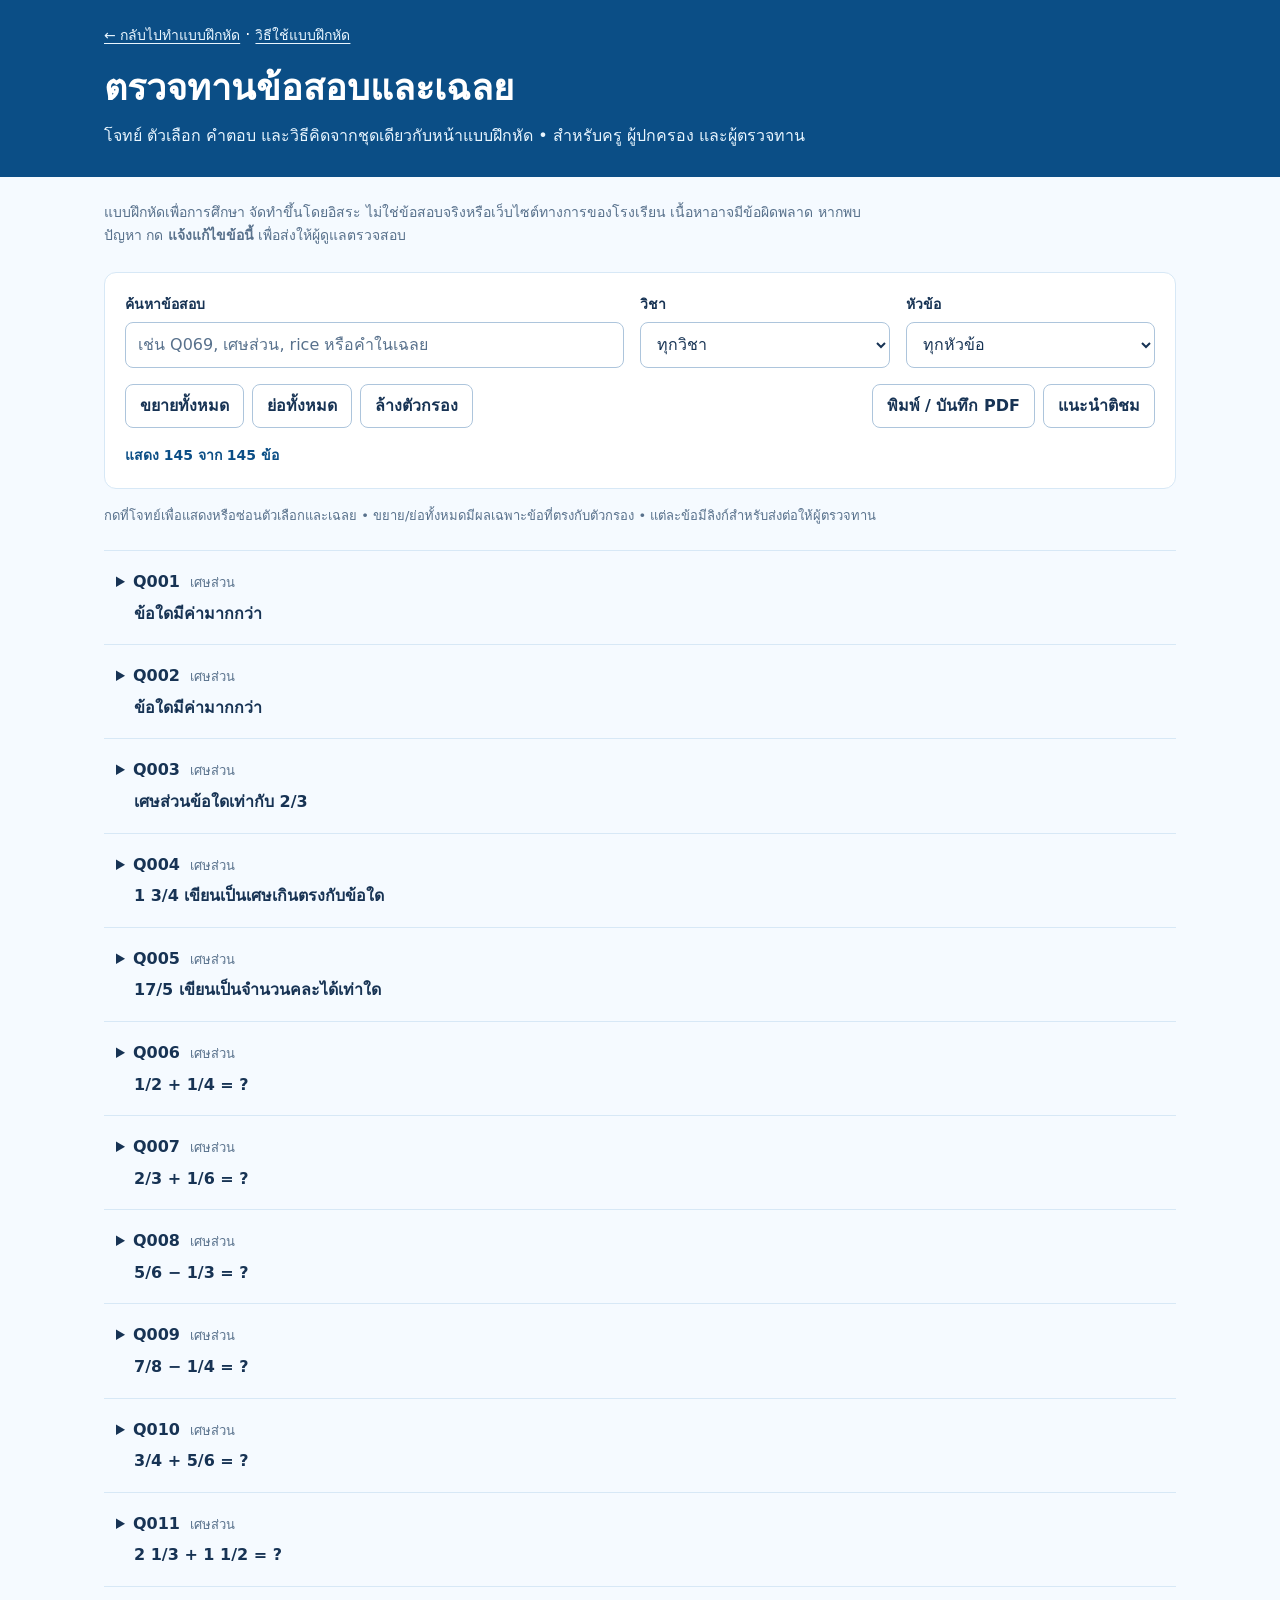
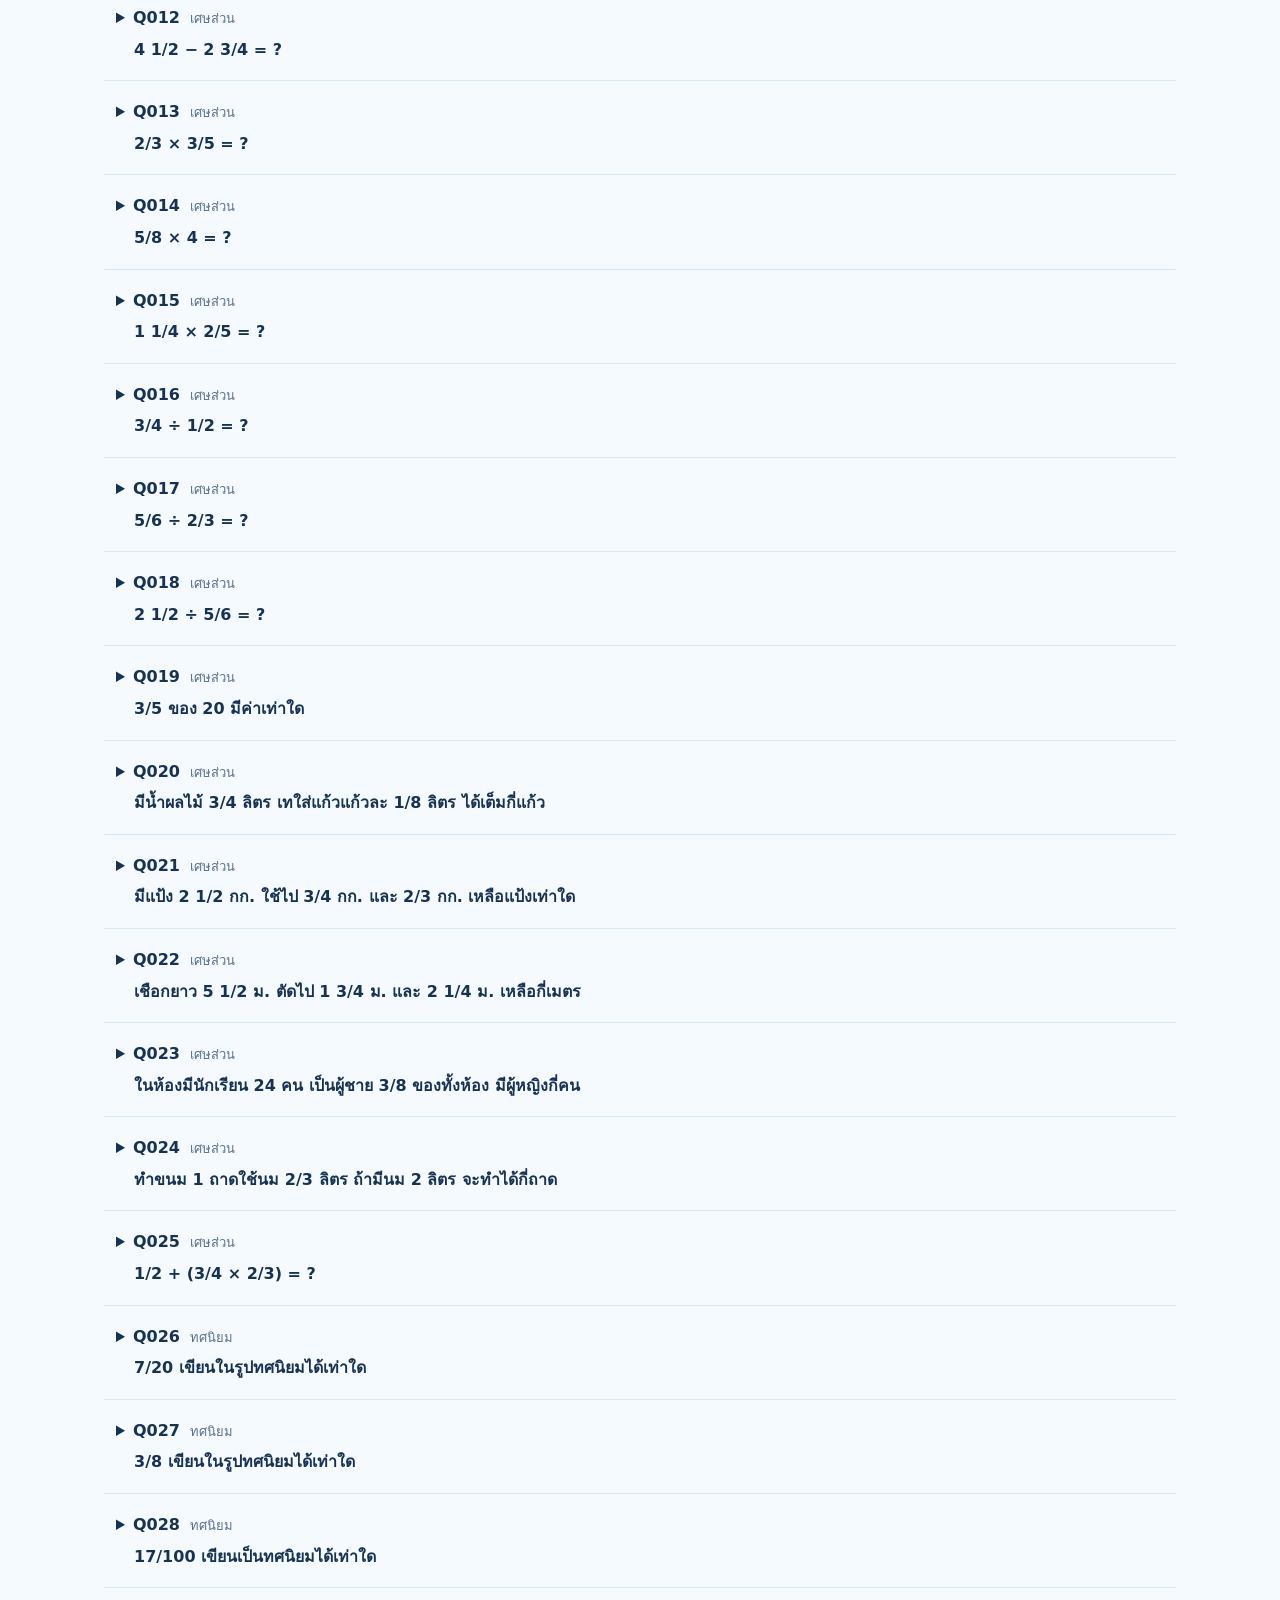
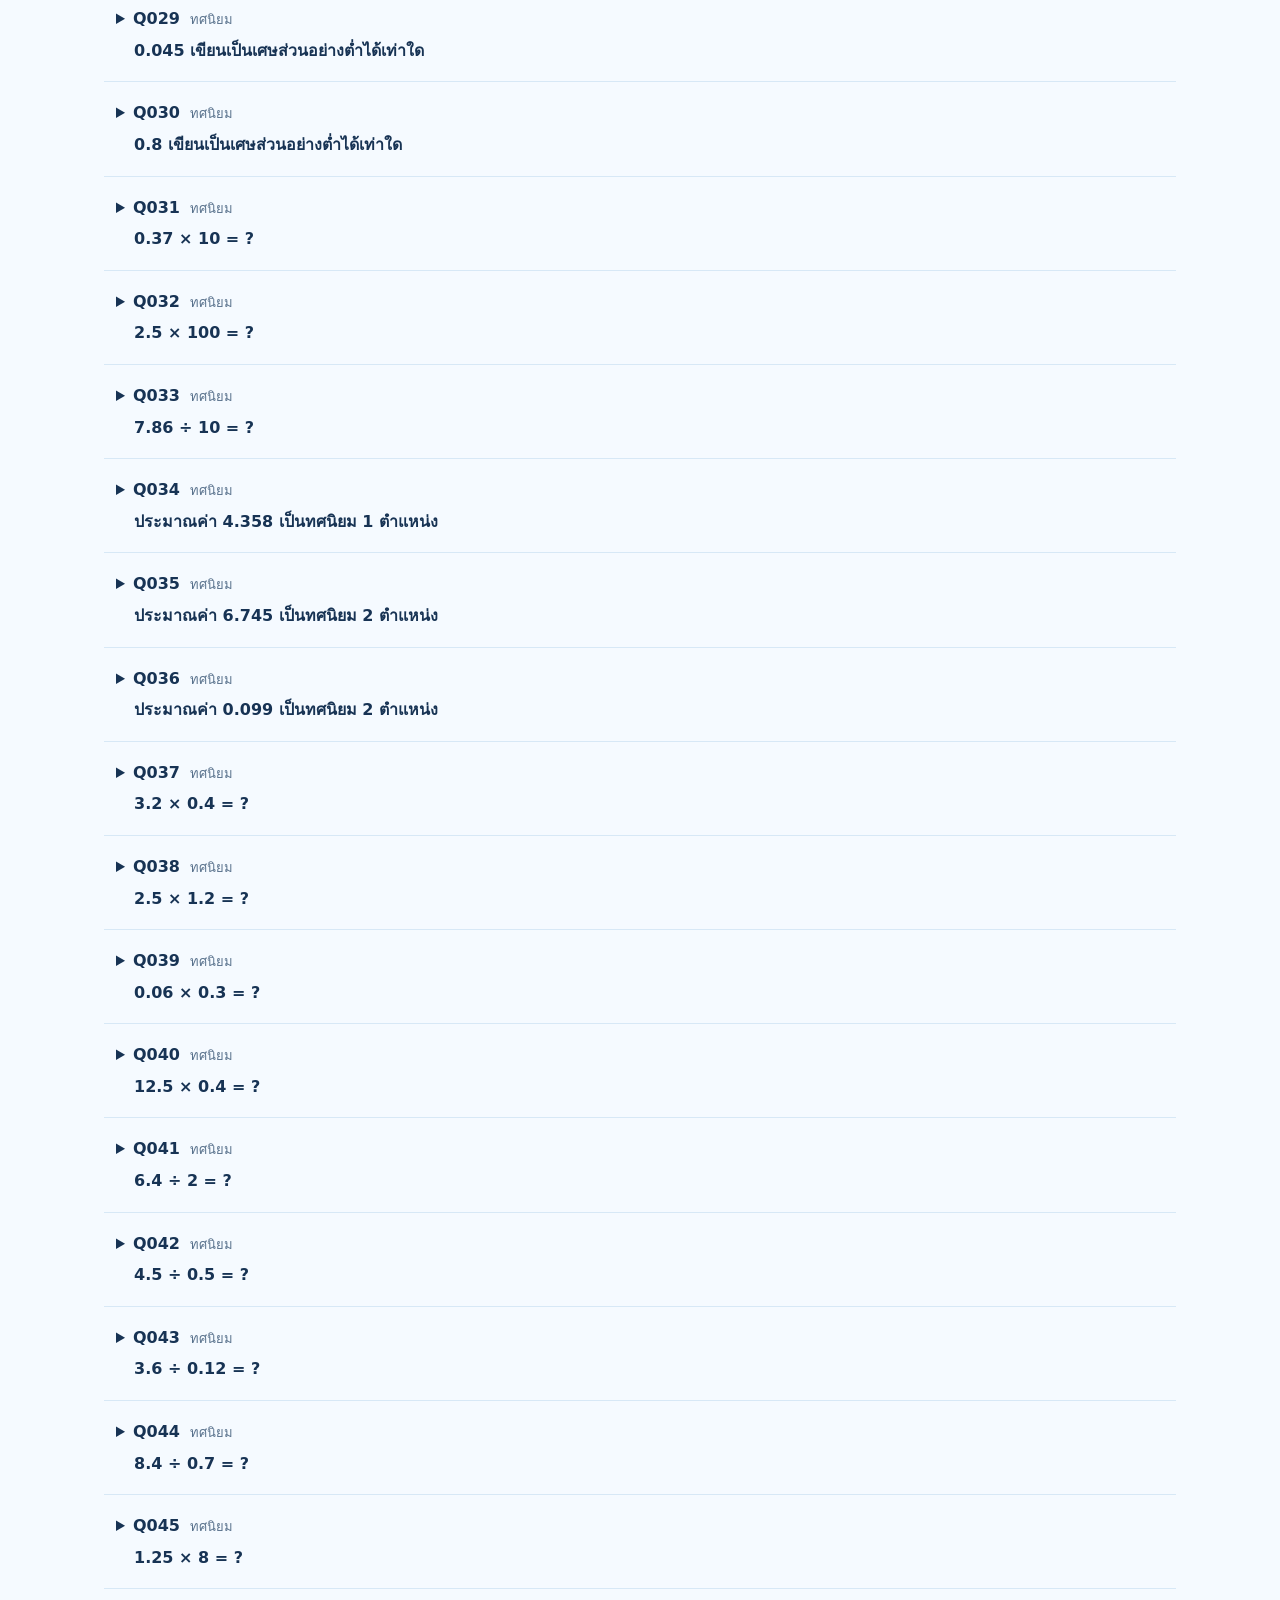
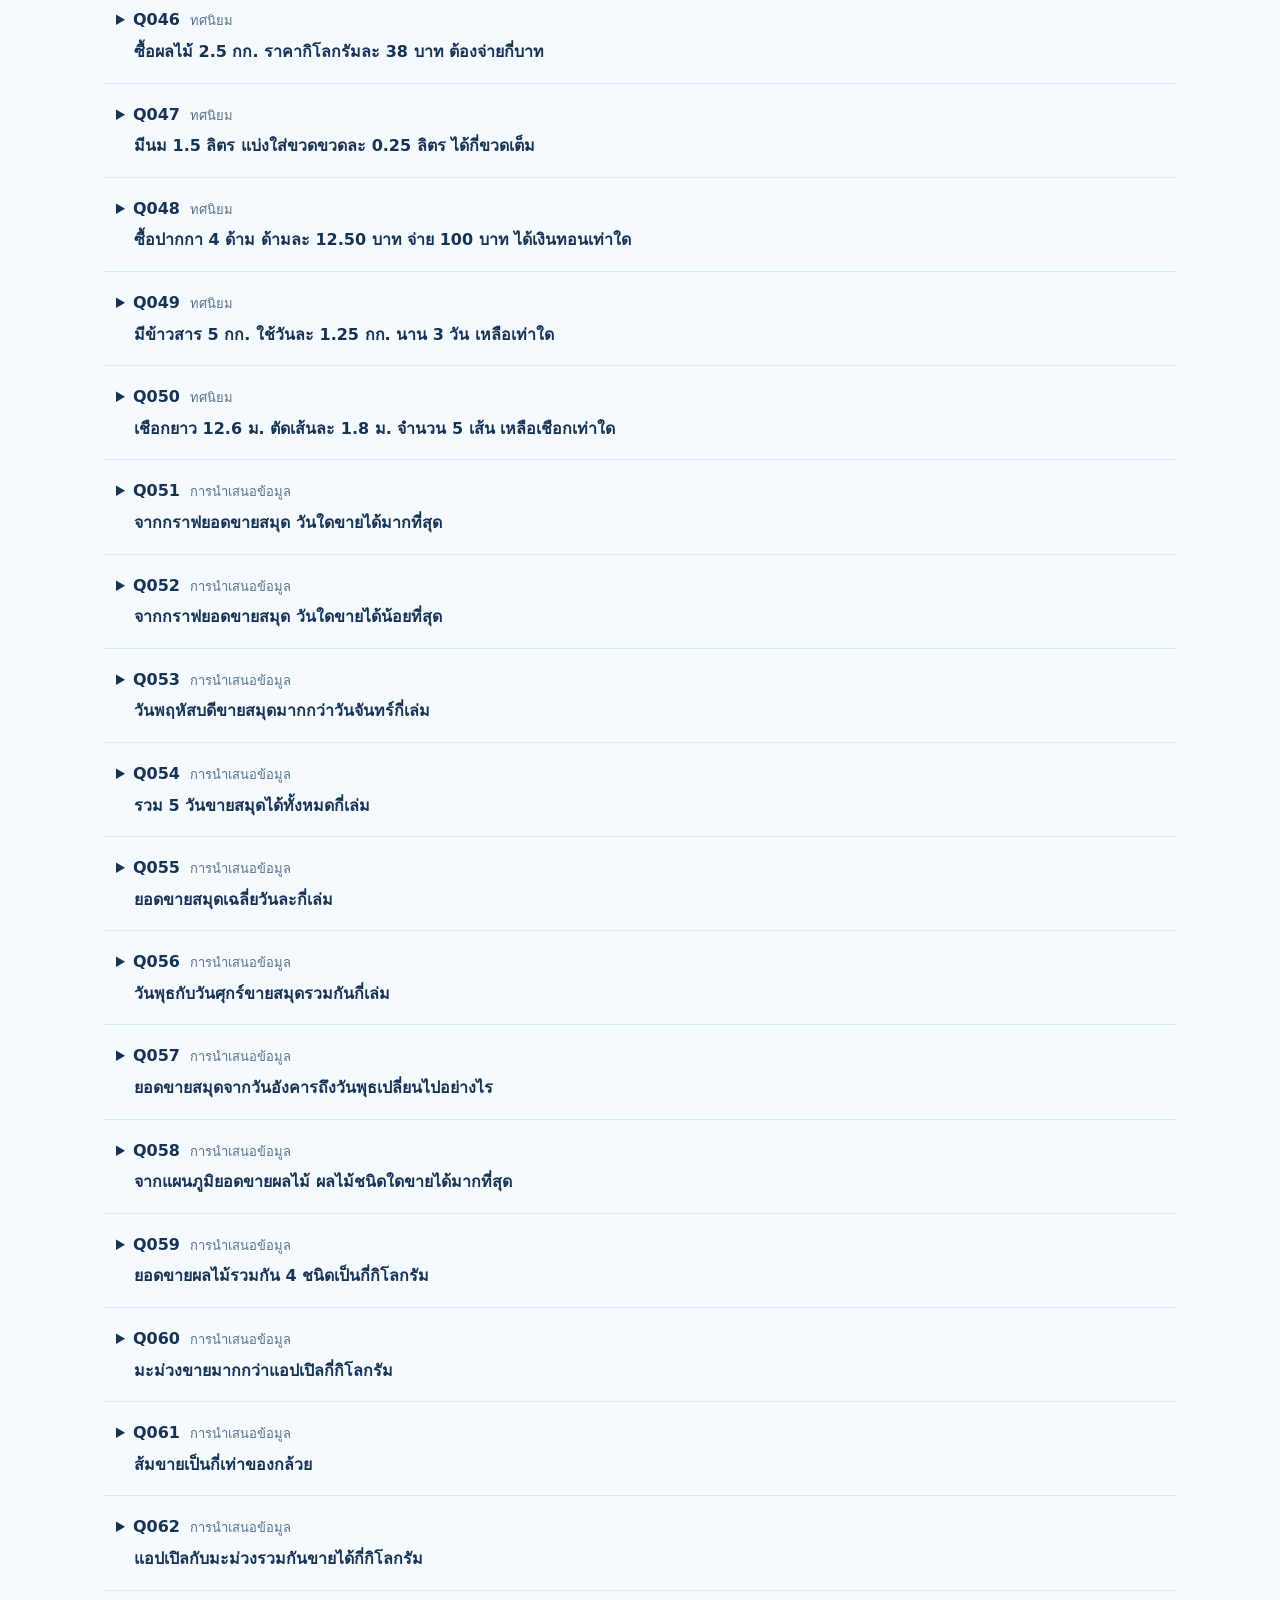
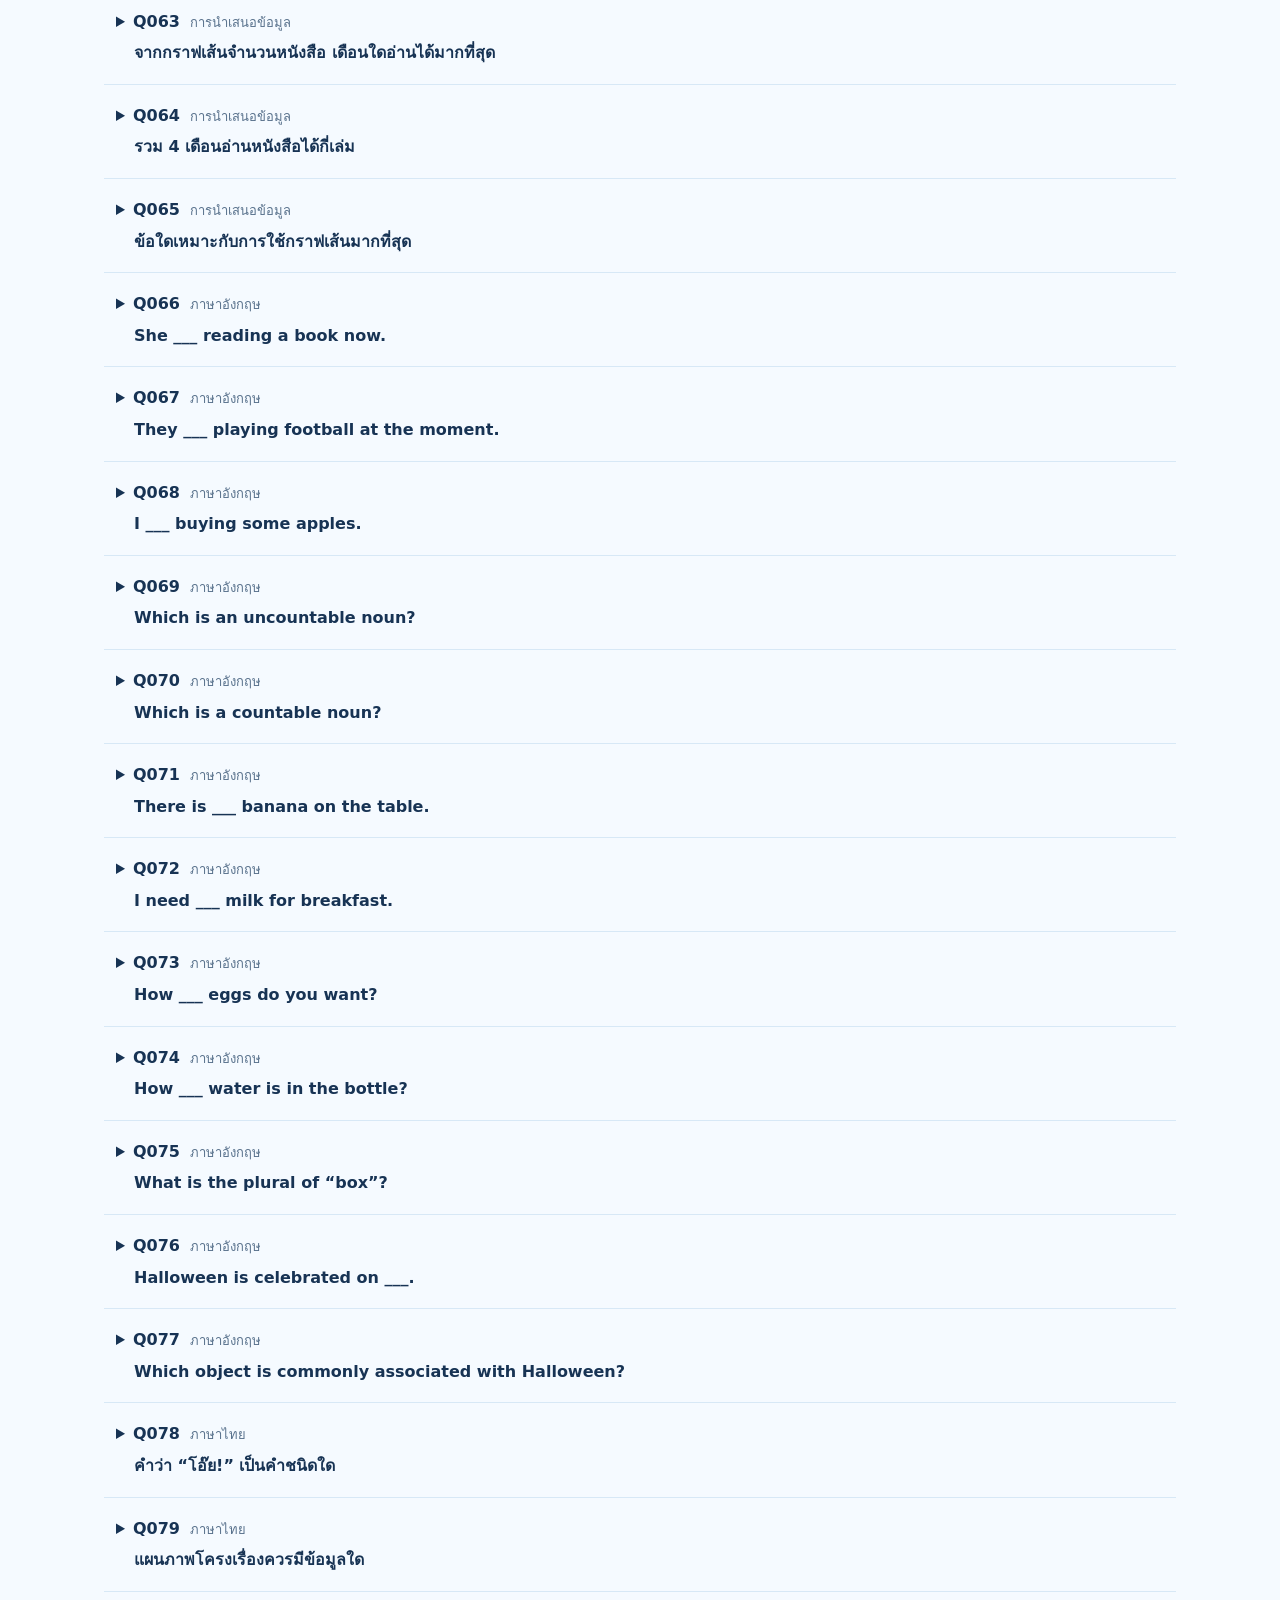
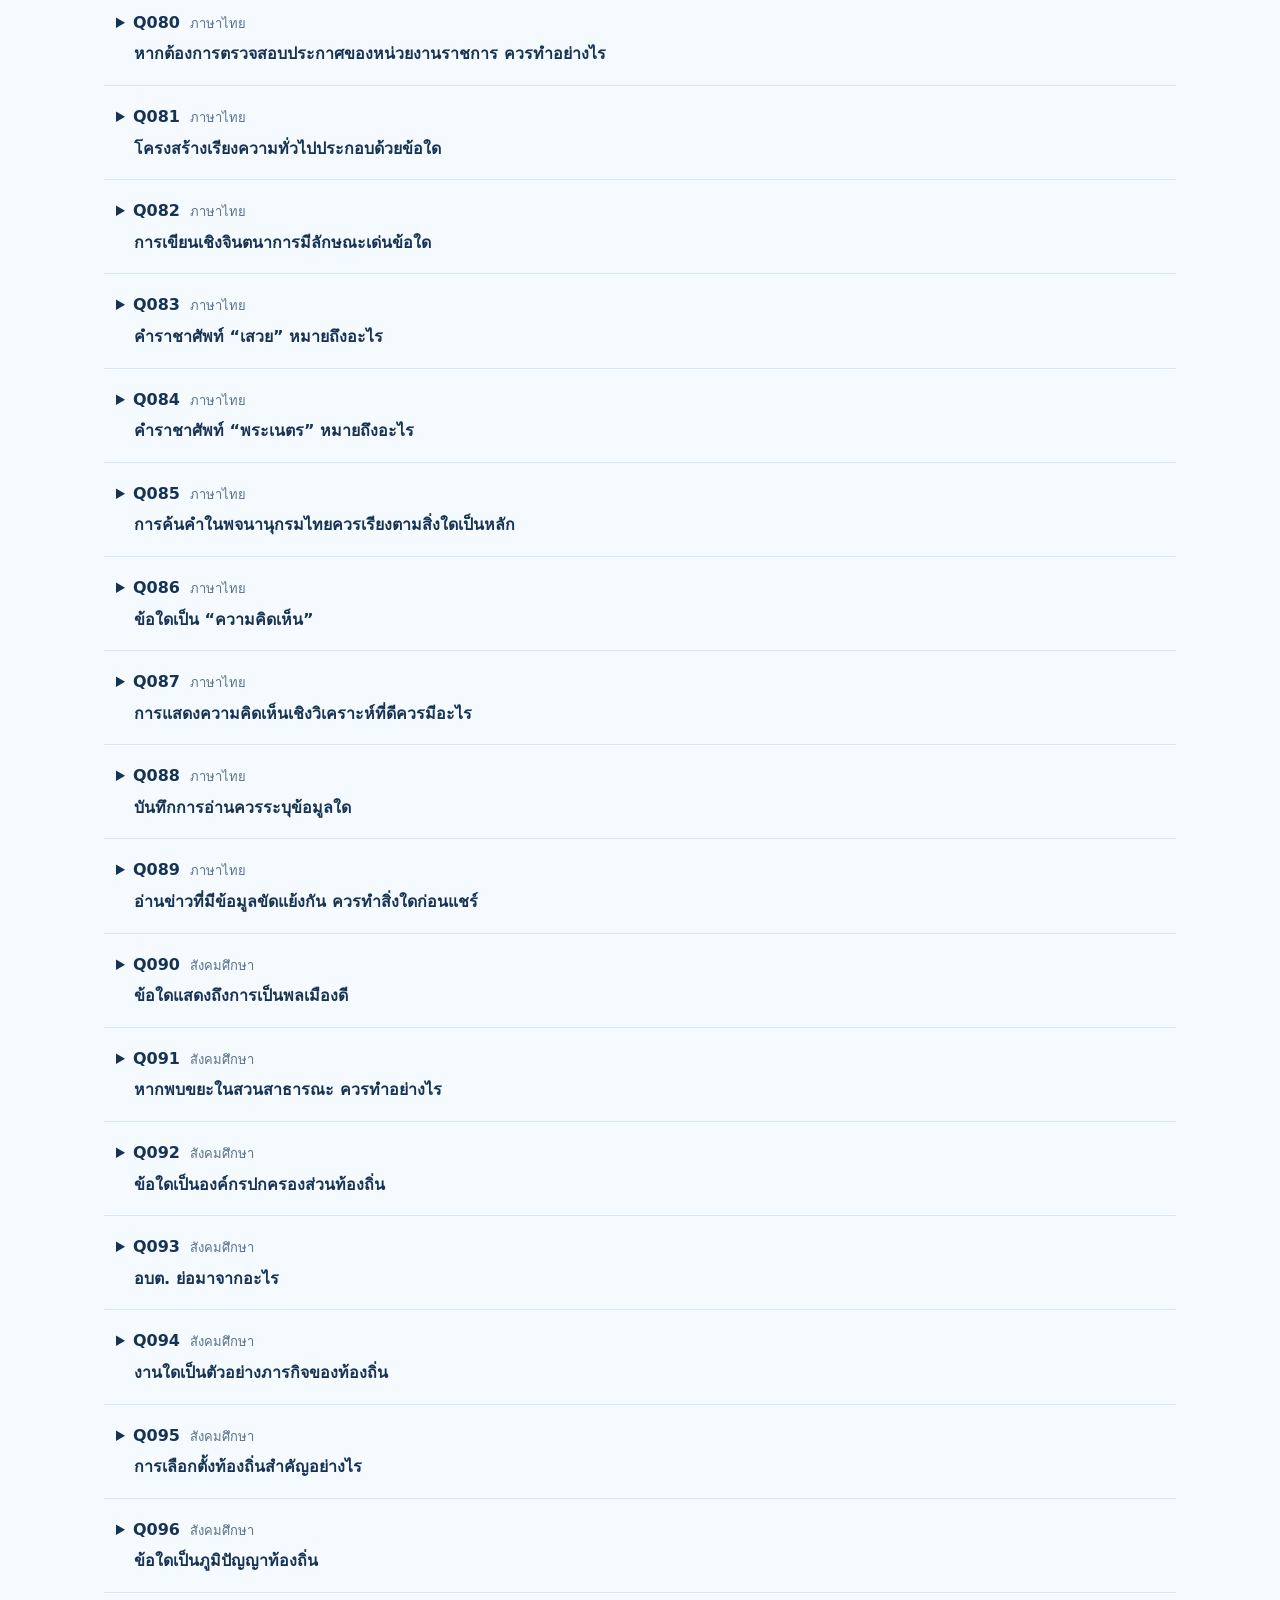
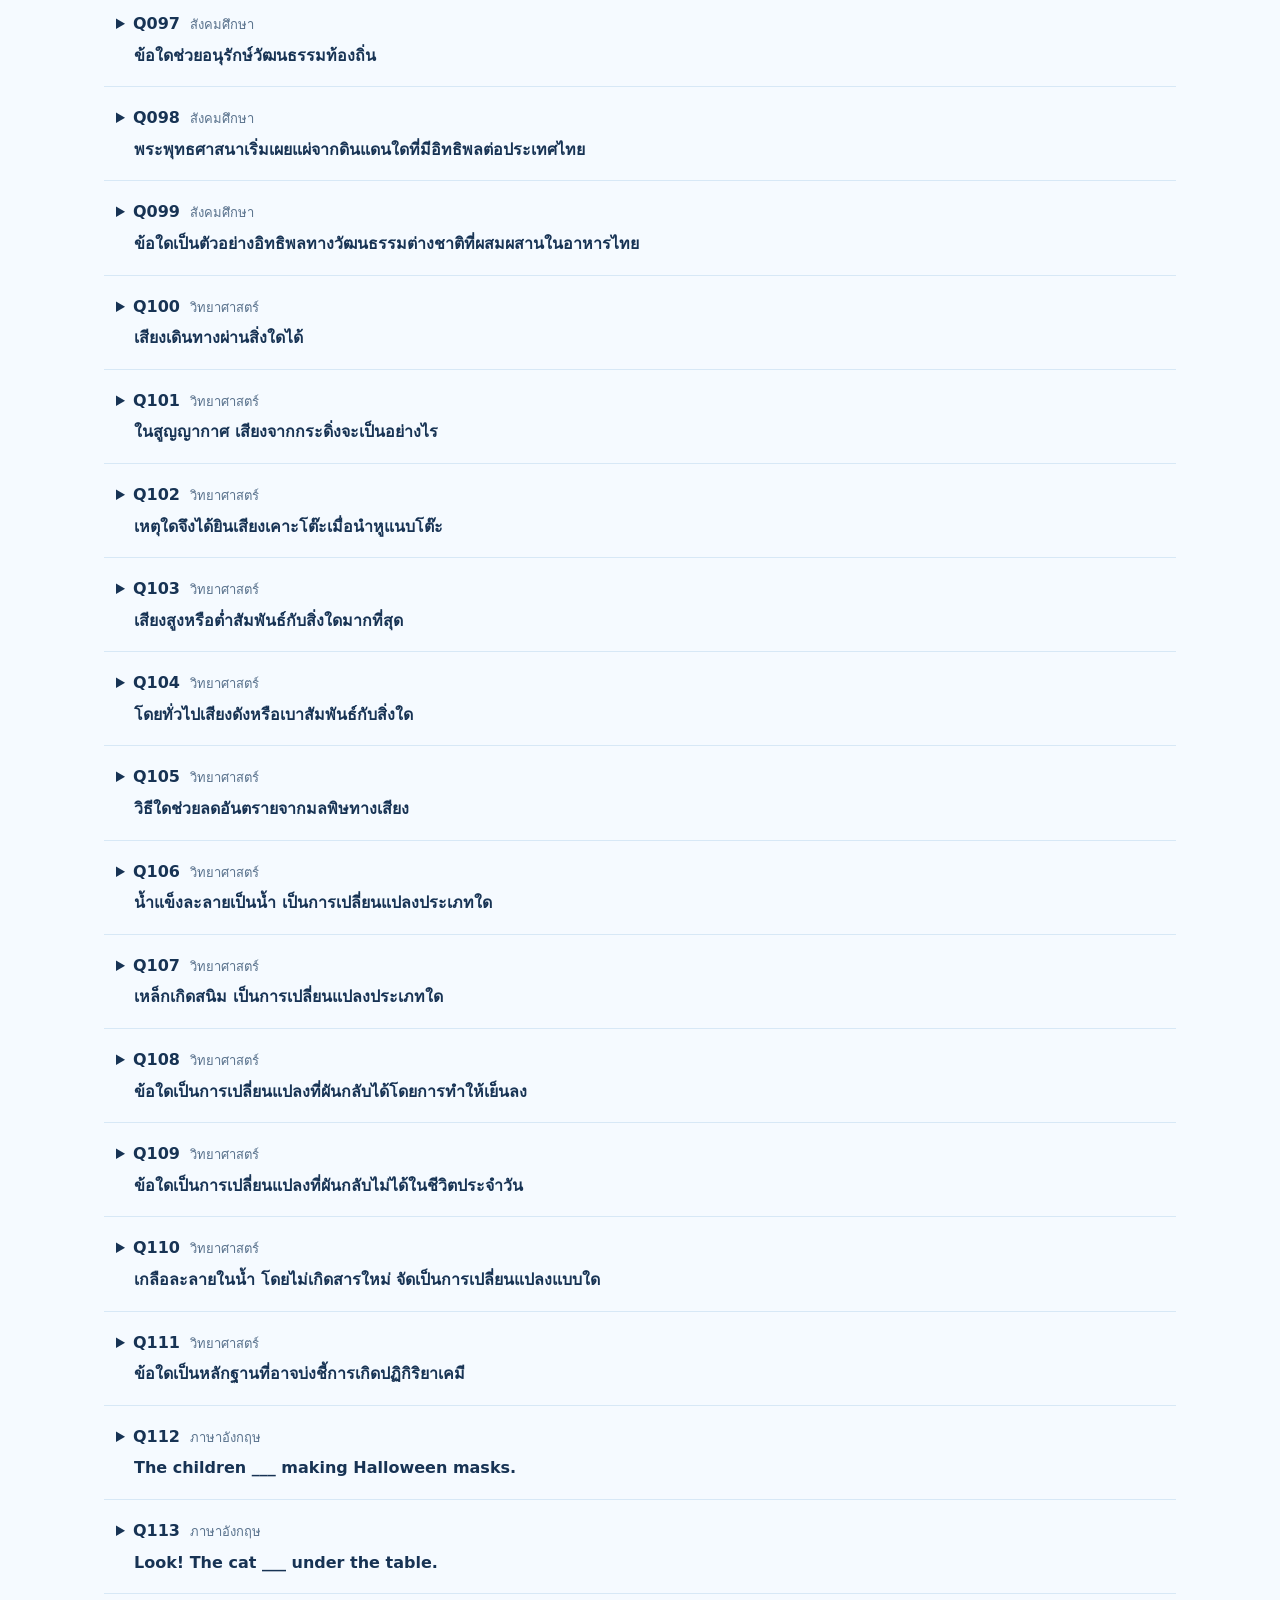
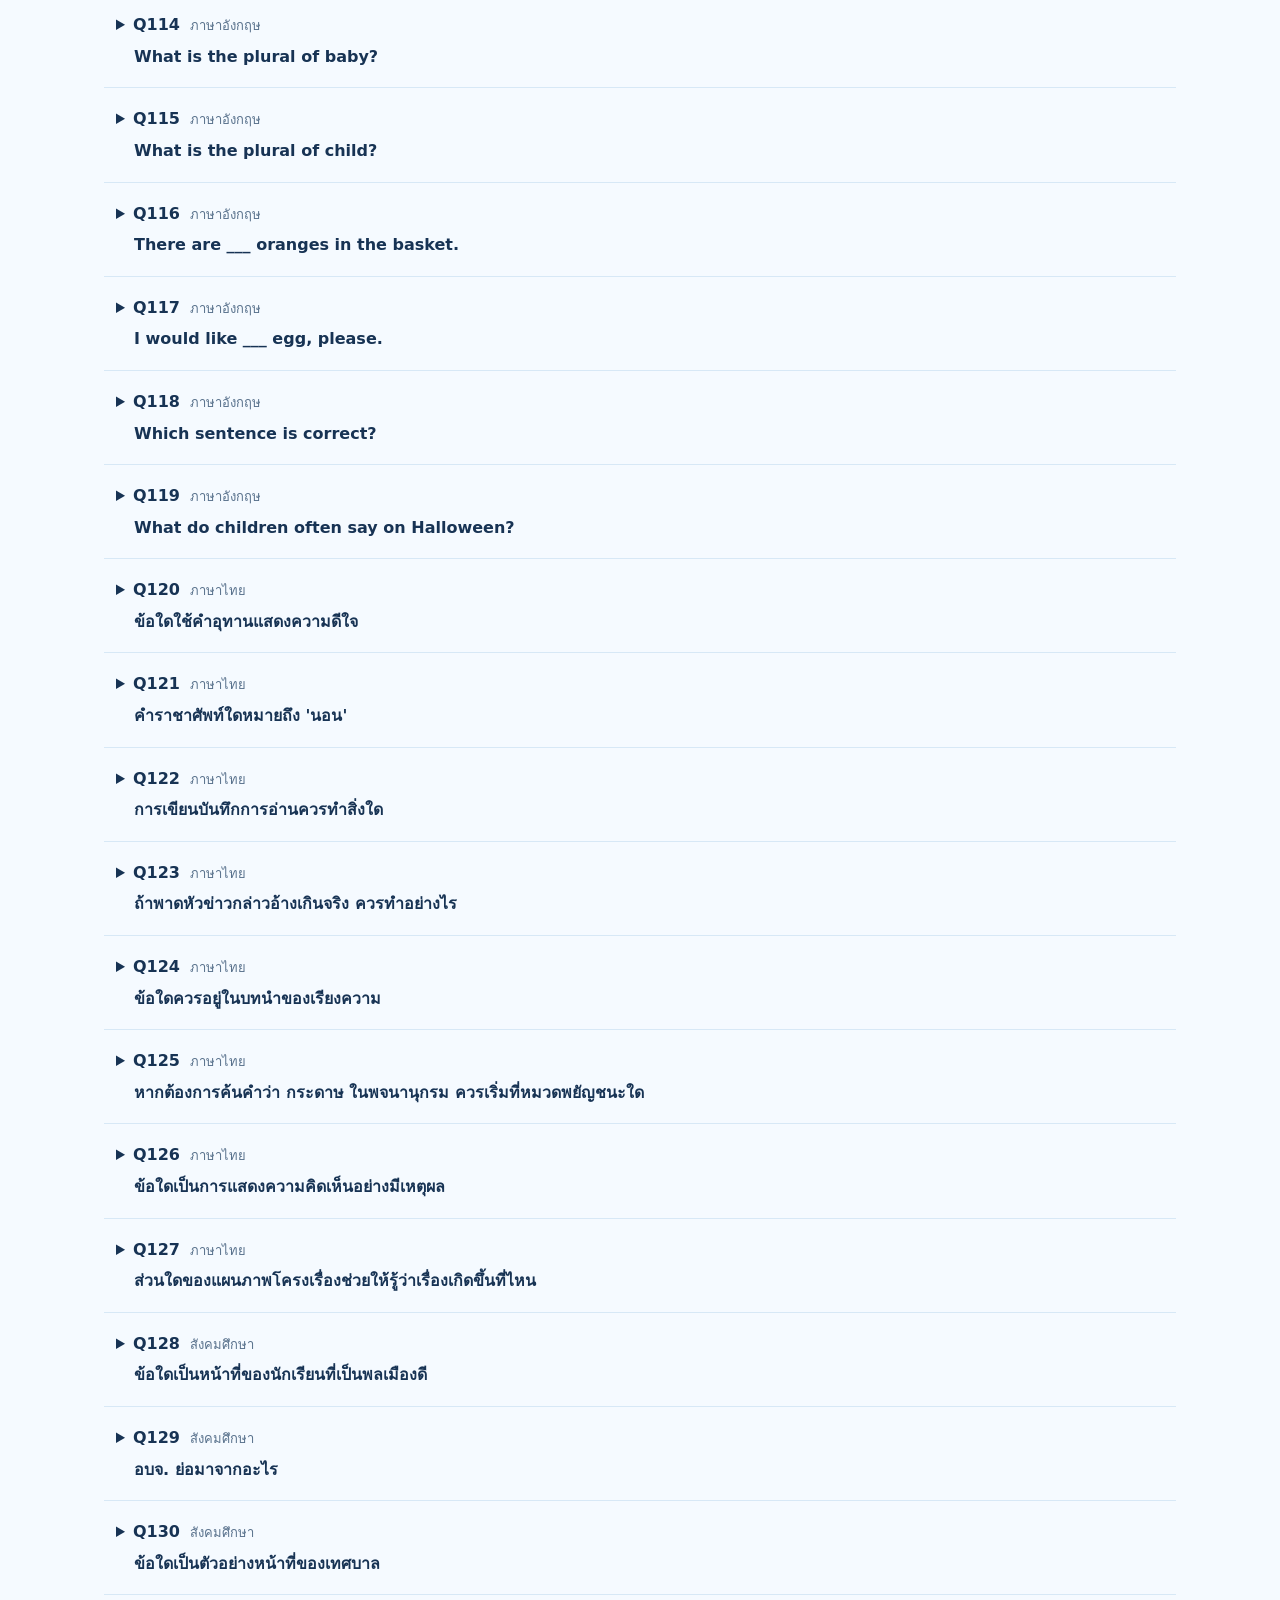
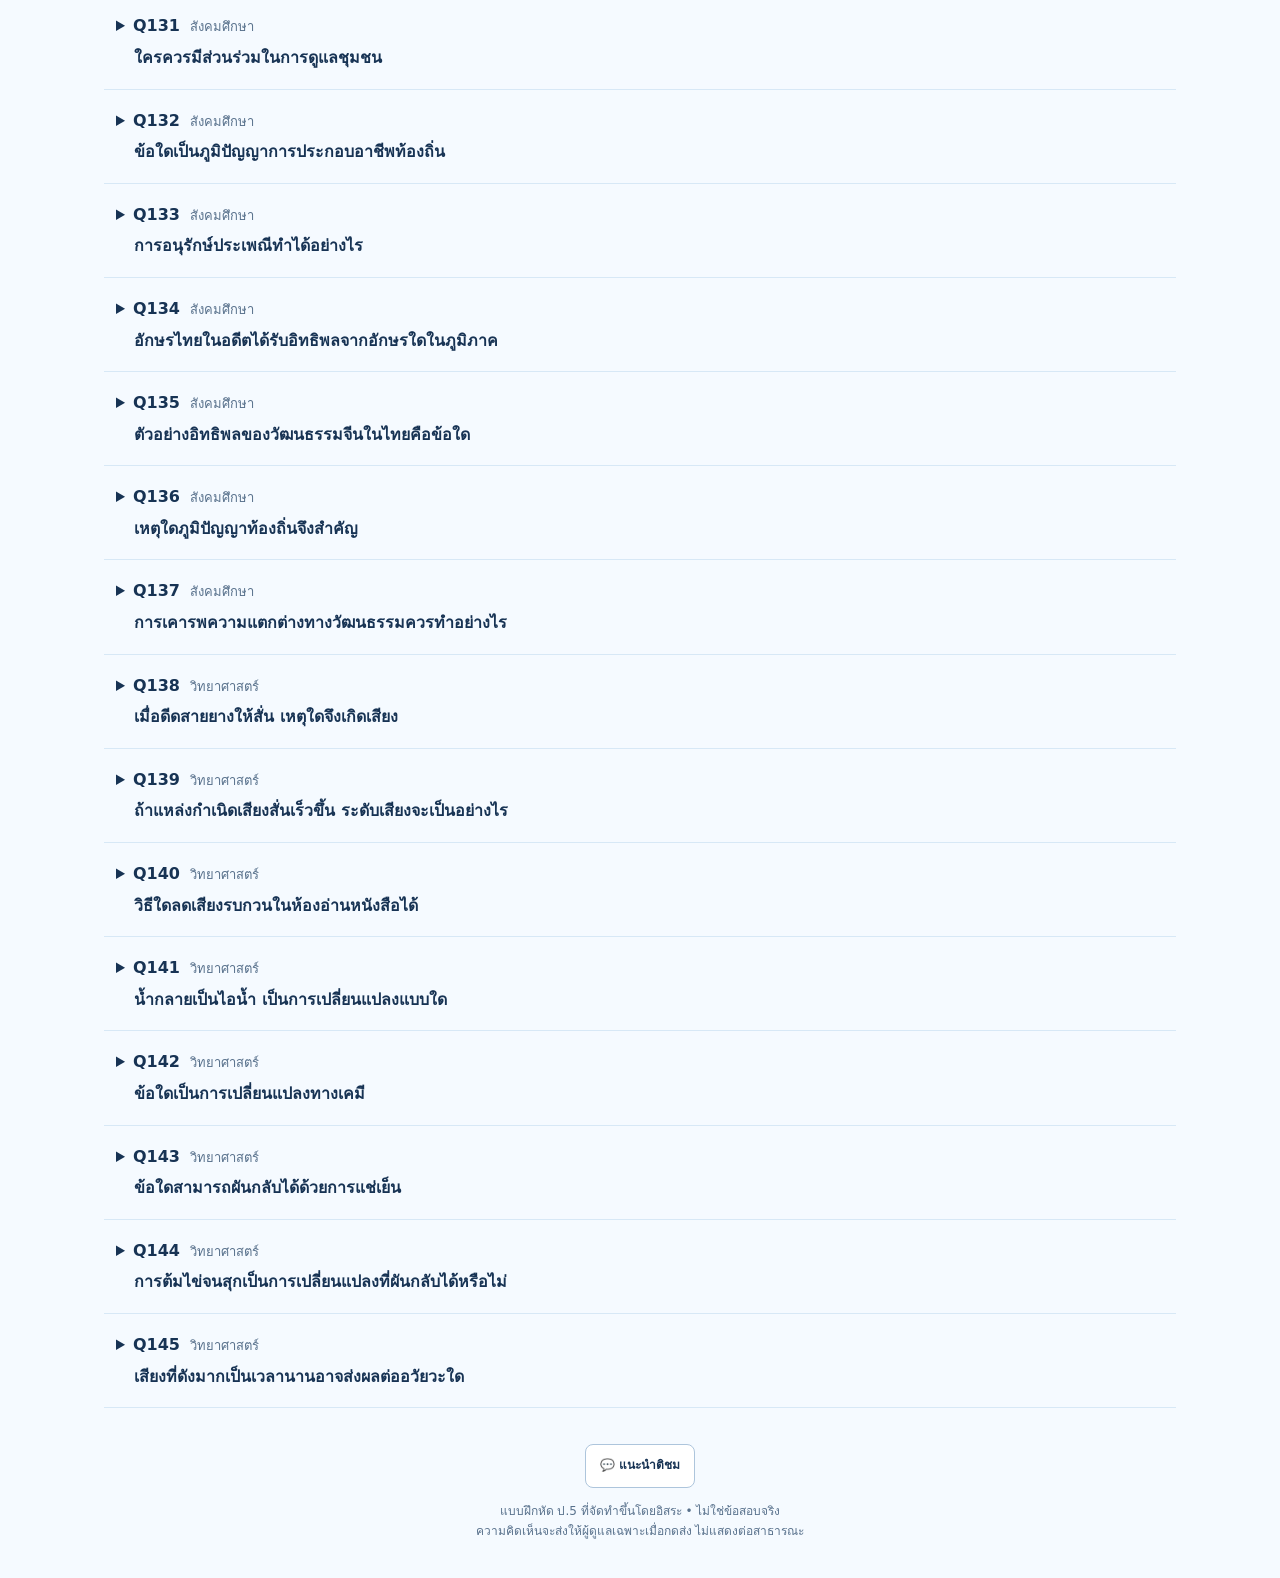
<file: review.html>
<!DOCTYPE html>
<html lang="th">
<head>
 <meta charset="UTF-8">
 <meta name="viewport" content="width=device-width,initial-scale=1">
 <meta name="description" content="ตรวจทานโจทย์ ตัวเลือก เฉลย และคำอธิบายแบบฝึกหัด ป.5 ครบทุกวิชา พร้อมค้นหาและแจ้งแก้ไขรายข้อ">
 <title>ตรวจทานข้อสอบและเฉลย · แบบฝึกหัด ป.5</title>
 <link rel="stylesheet" href="review.css?v=1">
 <link rel="stylesheet" href="feedback.css?v=1">
</head>
<body>
 <header class="review-header"><div class="review-container">
  <nav aria-label="นำทาง"><a href="index.html">← กลับไปทำแบบฝึกหัด</a> · <a href="tutorial.html">วิธีใช้แบบฝึกหัด</a></nav>
  <h1>ตรวจทานข้อสอบและเฉลย</h1>
  <p>โจทย์ ตัวเลือก คำตอบ และวิธีคิดจากชุดเดียวกับหน้าแบบฝึกหัด • สำหรับครู ผู้ปกครอง และผู้ตรวจทาน</p>
 </div></header>
 <main class="review-container">
  <aside class="review-notice">แบบฝึกหัดเพื่อการศึกษา จัดทำขึ้นโดยอิสระ ไม่ใช่ข้อสอบจริงหรือเว็บไซต์ทางการของโรงเรียน เนื้อหาอาจมีข้อผิดพลาด หากพบปัญหา กด <strong>แจ้งแก้ไขข้อนี้</strong> เพื่อส่งให้ผู้ดูแลตรวจสอบ</aside>
  <section class="review-tools" aria-label="ค้นหาและกรองข้อสอบ">
   <div class="review-fields">
    <div class="review-search"><label for="review-search">ค้นหาข้อสอบ</label><input id="review-search" type="search" placeholder="เช่น Q069, เศษส่วน, rice หรือคำในเฉลย" autocomplete="off" aria-controls="review-questions"></div>
    <div><label for="review-subject">วิชา</label><select id="review-subject" aria-controls="review-questions"><option value="all">ทุกวิชา</option><option value="math">คณิตศาสตร์</option><option value="english">ภาษาอังกฤษ</option><option value="thai">ภาษาไทย</option><option value="social">สังคม / ประวัติศาสตร์</option><option value="science">วิทยาศาสตร์</option></select></div>
    <div><label for="review-topic">หัวข้อ</label><select id="review-topic" aria-controls="review-questions"><option value="all">ทุกหัวข้อ</option></select></div>
   </div>
   <div class="review-controls">
    <div class="review-actions"><button type="button" class="btn secondary" id="review-expand">ขยายทั้งหมด</button><button type="button" class="btn secondary" id="review-collapse">ย่อทั้งหมด</button><button type="button" class="btn secondary" id="review-reset">ล้างตัวกรอง</button></div>
    <div class="review-actions"><button type="button" class="btn secondary" id="review-print">พิมพ์ / บันทึก PDF</button><button type="button" class="btn secondary" data-feedback>แนะนำติชม</button></div>
   </div>
   <p class="review-count" id="review-count" role="status" aria-live="polite"></p>
  </section>
  <p class="review-help">กดที่โจทย์เพื่อแสดงหรือซ่อนตัวเลือกและเฉลย • ขยาย/ย่อทั้งหมดมีผลเฉพาะข้อที่ตรงกับตัวกรอง • แต่ละข้อมีลิงก์สำหรับส่งต่อให้ผู้ตรวจทาน</p>
  <div id="review-questions"></div>
  <div id="review-empty" class="review-empty" hidden><h2>ไม่พบข้อสอบที่ตรงกับการค้นหา</h2><p>ลองลดคำค้น เปลี่ยนวิชา หรือกดล้างตัวกรอง</p><button type="button" class="btn secondary" id="review-empty-reset">แสดงข้อสอบทั้งหมด</button></div>
  <noscript><p>โปรดเปิด JavaScript เพื่อแสดงข้อสอบและเฉลย</p></noscript>
  <footer class="footer">แบบฝึกหัด ป.5 ที่จัดทำขึ้นโดยอิสระ • ไม่ใช่ข้อสอบจริง<br>ความคิดเห็นจะส่งให้ผู้ดูแลเฉพาะเมื่อกดส่ง ไม่แสดงต่อสาธารณะ</footer>
 </main>
 <script src="question-bank.js?v=1"></script>
 <script src="review.js?v=1"></script>
 <script src="config.js?v=3"></script>
 <script src="supabase-client.js?v=1"></script>
 <script src="feedback-widget.js?v=2"></script>
</body>
</html>
</file>
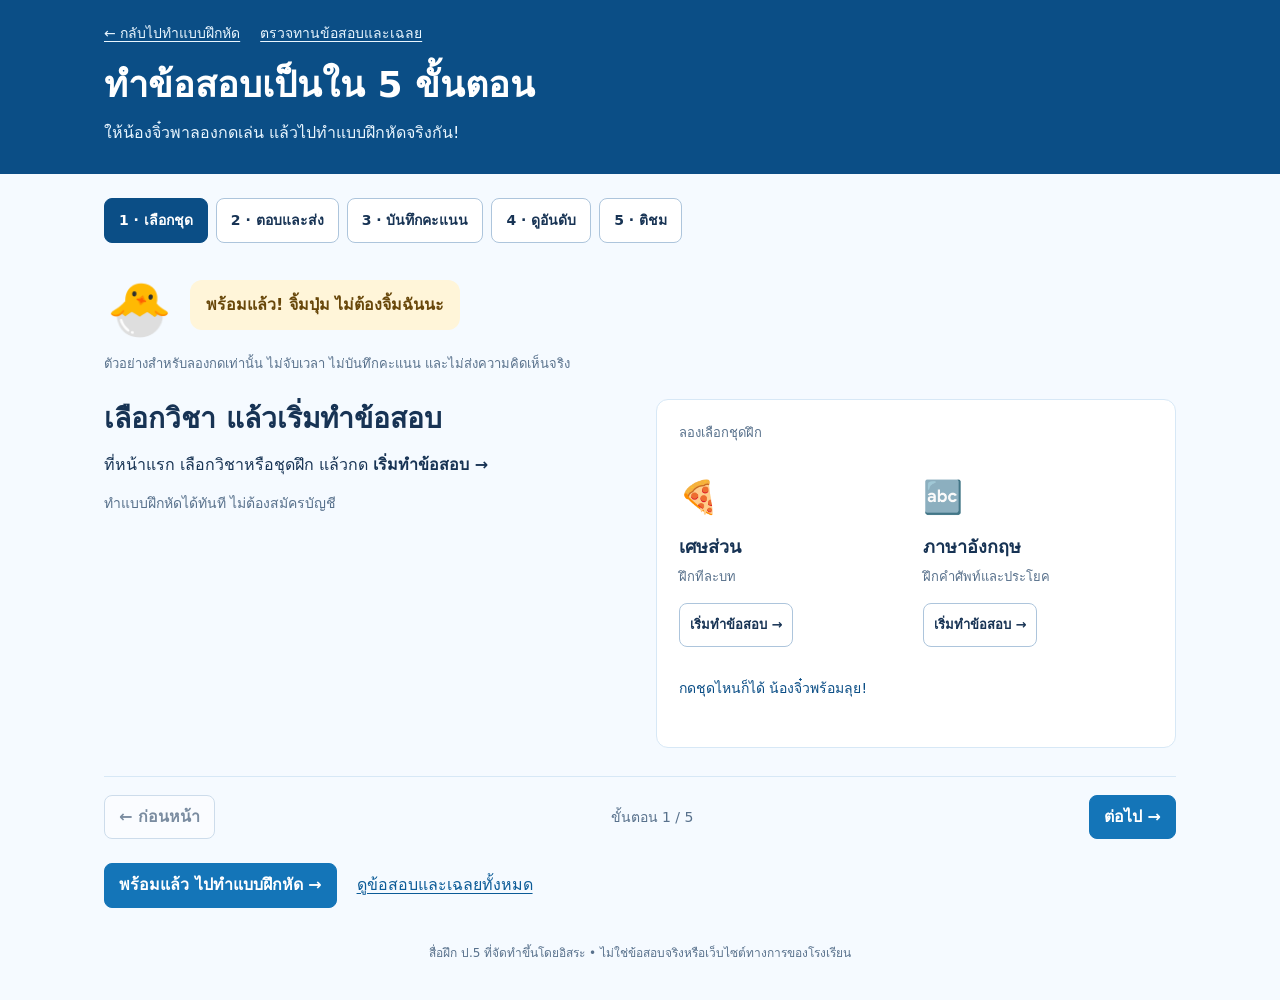
<file: tutorial.html>
<!DOCTYPE html>
<html lang="th">
<head>
 <meta charset="UTF-8">
 <meta name="viewport" content="width=device-width,initial-scale=1">
 <meta name="description" content="เรียนรู้วิธีใช้แบบฝึกหัด ป.5 แบบสั้น ๆ พร้อมตัวอย่างสนุก ๆ: ทำข้อสอบ ส่งคำตอบ บันทึกคะแนน ดูอันดับ และแนะนำติชม">
 <title>วิธีใช้แบบฝึกหัด · ป.5</title>
 <link rel="stylesheet" href="review.css?v=1">
 <link rel="stylesheet" href="tutorial.css?v=1">
</head>
<body>
 <header class="review-header"><div class="review-container">
  <nav aria-label="นำทาง"><a href="index.html">← กลับไปทำแบบฝึกหัด</a> <a href="review.html">ตรวจทานข้อสอบและเฉลย</a></nav>
  <h1>ทำข้อสอบเป็นใน 5 ขั้นตอน</h1>
  <p>ให้น้องจิ๋วพาลองกดเล่น แล้วไปทำแบบฝึกหัดจริงกัน!</p>
 </div></header>
 <main class="review-container tutorial-main">
  <nav class="tutorial-steps" aria-label="เลือกขั้นตอนเรียนรู้">
   <button type="button" data-step="0" aria-controls="lesson-start" aria-pressed="true">1 · เลือกชุด</button>
   <button type="button" data-step="1" aria-controls="lesson-answer" aria-pressed="false">2 · ตอบและส่ง</button>
   <button type="button" data-step="2" aria-controls="lesson-save" aria-pressed="false">3 · บันทึกคะแนน</button>
   <button type="button" data-step="3" aria-controls="lesson-board" aria-pressed="false">4 · ดูอันดับ</button>
   <button type="button" data-step="4" aria-controls="lesson-feedback" aria-pressed="false">5 · ติชม</button>
  </nav>
  <div class="tutorial-guide"><span class="tutorial-chick" id="tutorial-chick" aria-hidden="true">🐣</span><p id="tutorial-speech">พร้อมแล้ว! จิ้มปุ่ม ไม่ต้องจิ้มฉันนะ</p></div>
  <p class="tutorial-demo-note">ตัวอย่างสำหรับลองกดเท่านั้น ไม่จับเวลา ไม่บันทึกคะแนน และไม่ส่งความคิดเห็นจริง</p>
  <section class="tutorial-lesson" id="lesson-start" aria-labelledby="start-title">
   <div class="tutorial-copy"><h2 id="start-title" tabindex="-1">เลือกวิชา แล้วเริ่มทำข้อสอบ</h2><p>ที่หน้าแรก เลือกวิชาหรือชุดฝึก แล้วกด <strong>เริ่มทำข้อสอบ →</strong></p><p class="tutorial-tip">ทำแบบฝึกหัดได้ทันที ไม่ต้องสมัครบัญชี</p></div>
   <div class="tutorial-demo"><p class="tutorial-demo-label">ลองเลือกชุดฝึก</p><div class="tutorial-pack-grid">
    <div class="tutorial-pack"><span aria-hidden="true">🍕</span><h3>เศษส่วน</h3><p>ฝึกทีละบท</p><button type="button" class="btn secondary" data-demo-start="เศษส่วน">เริ่มทำข้อสอบ →</button></div>
    <div class="tutorial-pack"><span aria-hidden="true">🔤</span><h3>ภาษาอังกฤษ</h3><p>ฝึกคำศัพท์และประโยค</p><button type="button" class="btn secondary" data-demo-start="ภาษาอังกฤษ">เริ่มทำข้อสอบ →</button></div>
   </div><p class="tutorial-demo-status" id="start-demo-status" role="status">กดชุดไหนก็ได้ น้องจิ๋วพร้อมลุย!</p></div>
  </section>
  <section class="tutorial-lesson" id="lesson-answer" aria-labelledby="answer-title">
   <div class="tutorial-copy"><h2 id="answer-title" tabindex="-1">เลือกคำตอบ แล้วส่งเพื่อดูคะแนน</h2><p>กดตัวเลือก ใช้ <strong>ก่อนหน้า / ข้อต่อไป</strong> หรือเลขข้อเพื่อไปยังข้ออื่น</p><p>เมื่อพร้อม กด <strong>ส่งคำตอบและดูคะแนน</strong> แล้วอ่านเฉลยและวิธีคิด</p><p class="tutorial-tip">คะแนนและประวัติจะเก็บในเบราว์เซอร์เครื่องนี้ • ชุดที่จับเวลาจะส่งคำตอบเมื่อหมดเวลา</p></div>
   <div class="tutorial-demo"><p class="tutorial-demo-label">ลองตอบ 1 ข้อ</p><h3>1/2 + 1/4 = ?</h3><div class="tutorial-choices" id="demo-choices">
    <button type="button" data-answer="0" aria-pressed="false">ก. 1/6</button><button type="button" data-answer="1" aria-pressed="false">ข. 2/6</button><button type="button" data-answer="2" aria-pressed="false">ค. 3/4</button><button type="button" data-answer="3" aria-pressed="false">ง. 1/8</button>
   </div><button type="button" class="btn" id="demo-submit-answer" disabled>ส่งคำตอบและดูคะแนน</button><p class="tutorial-demo-status" id="answer-demo-status" role="status">เลือกคำตอบก่อน แล้วลองกดส่ง</p></div>
  </section>
  <section class="tutorial-lesson" id="lesson-save" aria-labelledby="save-title">
   <div class="tutorial-copy"><h2 id="save-title" tabindex="-1">อยากแชร์คะแนน? เลือกยินยอมก่อน</h2><p>ในหน้าผลสอบ ติ๊กยินยอม ใส่ชื่อเล่นหรือเว้นว่างเพื่อสุ่มชื่อ แล้วกด <strong>ยืนยันบันทึกลง Leaderboard</strong></p><p class="tutorial-tip">ไม่ติ๊กก็ได้ คะแนนยังอยู่ในเครื่องตามปกติ • ไม่ใช้ชื่อจริงหรือข้อมูลส่วนตัว</p></div>
   <div class="tutorial-demo"><p class="tutorial-demo-label">ลองบันทึกคะแนนตัวอย่าง</p><div class="tutorial-score">คะแนนตัวอย่าง <strong>40 / 50</strong></div>
    <label class="tutorial-consent"><input id="demo-consent" type="checkbox"> ฉันต้องการแสดงคะแนนบน Leaderboard</label>
    <div id="demo-save-fields" hidden><label for="demo-nickname">ชื่อเล่น (เว้นว่างได้)</label><input id="demo-nickname" maxlength="24" placeholder="เช่น ดาวน้อย" autocomplete="off"><button type="button" class="btn" id="demo-save-score">ยืนยันบันทึกลง Leaderboard</button></div>
    <p class="tutorial-demo-status" id="save-demo-status" role="status">คะแนนอยู่ในเครื่อง ยังไม่แชร์ออนไลน์</p>
   </div>
  </section>
  <section class="tutorial-lesson" id="lesson-board" aria-labelledby="board-title">
   <div class="tutorial-copy"><h2 id="board-title" tabindex="-1">ดูอันดับได้โดยไม่ต้องแชร์คะแนน</h2><p>หน้าแรกกด <strong>🏆 ดู Leaderboard</strong> แล้วเลือกชุดข้อสอบ ในหน้าผลสอบกด <strong>ดูอันดับของชุดนี้</strong></p><p class="tutorial-tip">กด <strong>อัปเดตอันดับ</strong> เพื่อดูข้อมูลล่าสุด • อันดับแยกตามชุดและใช้คะแนนดีที่สุด</p></div>
   <div class="tutorial-demo"><p class="tutorial-demo-label">ลองเปิดอันดับตัวอย่าง</p><button type="button" class="btn secondary" id="demo-show-board">🏆 ดู Leaderboard</button>
    <div id="demo-board" hidden><p><strong>ชุดจำลองรวม 5 วิชา · ตัวอย่างสมมติ</strong></p><div class="tutorial-rank"><span>🥇 ดาวสายฟ้า</span><strong>48 / 50</strong></div><div class="tutorial-rank"><span>🥈 เมฆยิ้มแฉ่ง</span><strong>45 / 50</strong></div><div class="tutorial-rank tutorial-own"><span>🥉 ดาวน้อย</span><strong>40 / 50</strong></div></div>
    <p class="tutorial-demo-status" id="board-demo-status" role="status">ลองดูอันดับ ไม่ต้องบันทึกคะแนนก่อน</p>
   </div>
  </section>
  <section class="tutorial-lesson" id="lesson-feedback" aria-labelledby="feedback-title">
   <div class="tutorial-copy"><h2 id="feedback-title" tabindex="-1">เจอข้อผิดพลาด? บอกเราได้เลย</h2><p>กด <strong>แนะนำติชม</strong> เลือกเรื่องที่ต้องการแนะนำ แล้วใส่รายละเอียดและกดส่ง</p><p>ถ้าโจทย์หรือเฉลยผิด กด <strong>แจ้งแก้ไขข้อนี้</strong> ในหน้าตรวจทาน ระบบจะเลือกข้อให้แล้ว</p><p class="tutorial-tip">ข้อความส่งให้ผู้ดูแลเท่านั้น ไม่แสดงต่อสาธารณะ • ไม่ใส่ชื่อจริง อีเมล หรือเบอร์โทร</p></div>
   <div class="tutorial-demo"><p class="tutorial-demo-label">ลองส่งความคิดเห็นตัวอย่าง</p><button type="button" class="btn secondary" id="demo-open-feedback">แนะนำติชม</button>
    <div id="demo-feedback-fields" hidden><label for="demo-feedback-text">รายละเอียดตัวอย่าง</label><textarea id="demo-feedback-text" rows="3" maxlength="3000">อยากให้เพิ่มคำอธิบายข้อนี้อีกนิด ขอบคุณค่ะ</textarea><button type="button" class="btn" id="demo-send-feedback">ส่งความคิดเห็น</button></div>
    <p class="tutorial-demo-status" id="feedback-demo-status" role="status">แค่ลองกด ไม่ส่งข้อความจริงนะ!</p>
   </div>
  </section>
  <div class="tutorial-navigation"><button type="button" class="btn secondary" id="tutorial-prev" disabled>← ก่อนหน้า</button><p id="tutorial-progress" role="status">ขั้นตอน 1 / 5</p><button type="button" class="btn" id="tutorial-next">ต่อไป →</button></div>
  <div class="tutorial-finish"><a class="btn" href="index.html">พร้อมแล้ว ไปทำแบบฝึกหัด →</a><a href="review.html">ดูข้อสอบและเฉลยทั้งหมด</a></div>
  <noscript><p>อ่านทั้ง 5 ขั้นตอนได้ด้านบน เปิด JavaScript หากต้องการลองกดตัวอย่าง</p></noscript>
  <footer class="footer">สื่อฝึก ป.5 ที่จัดทำขึ้นโดยอิสระ • ไม่ใช่ข้อสอบจริงหรือเว็บไซต์ทางการของโรงเรียน</footer>
 </main>
 <script src="tutorial.js?v=1"></script>
</body>
</html>
</file>
<file: review.css>
:root{--bg:#f5faff;--ink:#173354;--muted:#58718c;--border:#d7e8f6;--card:#fff;--school-primary:#1475b8;--school-gold:#ffd36a;--good:#08664f}
*{box-sizing:border-box}
body{margin:0;background:var(--bg);color:var(--ink);font:16px/1.65 system-ui,-apple-system,"Noto Sans Thai",Tahoma,sans-serif}
a{color:#0b5b97;text-underline-offset:3px}
a[href],button:not(:disabled),select:not(:disabled),summary{cursor:pointer}
button:disabled,select:disabled{cursor:not-allowed;opacity:.55}
:focus-visible{outline:3px solid var(--school-primary);outline-offset:3px}
::selection{background:#cceaff;color:var(--ink)}
.review-container{max-width:1120px;margin:auto;padding:0 24px}
.review-header{background:#0b4e86;color:white;padding:22px 0 28px}
.review-header a{color:#e9f6ff;font-size:14px}
.review-header h1{font-size:clamp(26px,4vw,36px);line-height:1.35;margin:16px 0 10px}
.review-header p{color:#e9f6ff;max-width:75ch;margin:0}
.review-notice{font-size:14px;color:var(--muted);margin:24px 0;max-width:85ch}
.review-tools{background:white;border:1px solid var(--border);border-radius:12px;padding:20px}
.review-fields{display:grid;grid-template-columns:minmax(0,2fr) minmax(160px,1fr) minmax(160px,1fr);gap:16px}
.review-fields label{display:block;font-weight:650;font-size:14px;margin-bottom:6px}
.review-fields input,.review-fields select{font:inherit;min-height:46px;width:100%;border:1px solid #adc5dc;border-radius:8px;color:var(--ink);background:white;padding:9px 12px}
.review-fields input::placeholder{color:var(--muted);opacity:1}
.review-controls{display:flex;justify-content:space-between;gap:12px;flex-wrap:wrap;margin-top:16px}
.review-actions{display:flex;gap:8px;flex-wrap:wrap}
.btn{font:inherit;font-weight:650;min-height:44px;border:1px solid var(--school-primary);border-radius:8px;padding:8px 14px;background:var(--school-primary);color:white}
.btn.secondary{background:white;color:var(--ink);border-color:#adc5dc}
.btn:hover:not(:disabled){background:#e9f6ff;color:var(--ink)}
.review-count{margin:16px 0 0;font-size:14px;font-weight:650;color:#0b4e86;font-variant-numeric:tabular-nums}
.review-help{color:var(--muted);font-size:13px;margin:16px 0 24px}
.review-question{border-bottom:1px solid var(--border);scroll-margin-top:24px}
.review-question:first-child{border-top:1px solid var(--border)}
.review-question>summary{padding:18px 12px;font-weight:650;line-height:1.6;overflow-wrap:anywhere}
.review-question>summary:hover{background:#e9f6ff}
.review-question[open]>summary{background:#e9f6ff}
.review-question:target{outline:2px solid var(--school-primary);outline-offset:2px}
.review-question-id{font-weight:750;font-variant-numeric:tabular-nums}
.review-question-topic{font-size:13px;color:var(--muted);font-weight:400;margin-left:10px}
.review-question-title{display:block;margin:6px 0 0 18px}
.review-question-body{padding:8px 30px 24px;max-width:850px}
.review-options{list-style:none;padding:0;margin:12px 0 20px;display:grid;gap:8px}
.review-options li{padding:9px 12px;border:1px solid var(--border);border-radius:8px;background:white;overflow-wrap:anywhere}
.review-options .is-correct{background:#eafaf5;border-color:#a5d8c4;color:var(--good)}
.review-answer{color:var(--good);font-weight:750;margin:16px 0 8px}
.review-explanation{white-space:pre-wrap;overflow-wrap:anywhere;max-width:75ch;margin:0 0 20px}
.review-question-actions{display:flex;align-items:center;gap:14px;flex-wrap:wrap;font-size:14px}
.review-question-actions a{font-weight:650}
.chartbox{border:1px solid var(--border);background:white;border-radius:8px;padding:12px;margin:12px 0;overflow:auto}
.chartbox svg{display:block;width:100%;height:auto;min-width:300px;max-height:235px}
.chartbox .caption{font-size:12px;color:var(--muted);text-align:center}
.review-empty{padding:32px 0;color:var(--muted)}
.review-empty h2{font-size:21px;color:var(--ink)}
.footer{font-size:12px;color:var(--muted);text-align:center;padding:36px 0}
[hidden]{display:none!important}
@media(max-width:720px){.review-fields{grid-template-columns:1fr 1fr}.review-search{grid-column:1/-1}.review-container{padding:0 16px}.review-tools{padding:16px}.review-question-body{padding:8px 12px 22px}.review-question>summary{padding:16px 8px}.review-question-topic{display:block;margin:2px 0 0 18px}.review-controls{gap:12px}.review-actions{gap:8px}.review-actions .btn{font-size:14px;padding:9px 12px}}
@media print{body{background:white;font-size:12px}.review-container{max-width:100%;padding:0}.review-header{background:white;color:var(--ink);padding:0}.review-header p{color:var(--ink)}.review-header nav,.review-tools,.review-help,.review-question-actions,.footer,.feedback-dialog{display:none!important}.review-notice{margin:12px 0}.review-question{break-inside:avoid;border-color:#aaa}.review-question>summary{background:white!important}.review-question-body{max-width:none}.review-options .is-correct{color:#08664f}.chartbox svg{max-height:180px}.review-question-title{margin-left:0}}
</file>
<file: feedback.css>
/* Feedback surfaces extend the existing blue/gold interface. */
.feedback-dialog{width:min(600px,calc(100% - 28px));max-height:calc(100dvh - 32px);padding:24px;border:1px solid var(--border);border-radius:16px;background:var(--card);color:var(--ink);overflow:auto}
.feedback-dialog::backdrop{background:rgba(15,35,55,.6)}
.feedback-dialog-top{display:flex;align-items:center;justify-content:space-between;gap:16px}
.feedback-dialog-top h2{margin:0;font-size:24px}
.feedback-muted{color:var(--muted);font-size:14px}
.feedback-dialog label,.feedback-admin label{display:block;font-weight:650;margin:16px 0 6px}
.feedback-dialog input,.feedback-dialog select,.feedback-dialog textarea,.feedback-admin input,.feedback-admin select,.feedback-admin textarea{font:inherit;color:var(--ink);background:white;border:1px solid #adc5dc;border-radius:8px;padding:10px 12px;width:100%;min-height:44px}
.feedback-dialog textarea,.feedback-admin textarea{resize:vertical;line-height:1.6;cursor:text}
.feedback-dialog select,.feedback-admin select{cursor:pointer}
.feedback-dialog textarea::placeholder,.feedback-admin input::placeholder{color:#58718c;opacity:1}
.feedback-dialog form>.btn{margin-top:16px}
.feedback-dialog .btn,.feedback-admin .btn{min-height:44px;cursor:pointer}
.feedback-dialog .btn:disabled,.feedback-admin .btn:disabled{cursor:not-allowed}
.feedback-dialog :focus-visible,.feedback-admin :focus-visible{outline:3px solid var(--school-primary);outline-offset:3px}
.feedback-status{font-size:14px;white-space:pre-wrap;overflow-wrap:anywhere;margin:16px 0 0}
.feedback-footer{margin-bottom:14px}
.feedback-dialog [hidden],.feedback-admin [hidden]{display:none!important}
.feedback-dialog ::selection,.feedback-admin ::selection{background:#cceaff;color:#173354}
.feedback-admin{--bg:#f5faff;--ink:#173354;--muted:#58718c;--border:#d7e8f6;--card:#fff;--school-primary:#1475b8;--school-gold:#ffd36a;margin:0;background:var(--bg);color:var(--ink);font:16px/1.6 system-ui,-apple-system,"Noto Sans Thai",Tahoma,sans-serif}
.feedback-admin *{box-sizing:border-box}
.feedback-admin-header{background:#0b4e86;color:white;padding:24px max(20px,calc((100vw - 1080px)/2))}
.feedback-admin-header h1{font-size:28px;margin:0}
.feedback-admin-header p{color:#e9f6ff;font-size:14px;margin:6px 0 0}
.feedback-admin main{max-width:1120px;margin:28px auto;padding:0 20px 48px}
.feedback-admin .btn{font:inherit;font-weight:650;border:1px solid var(--school-primary);border-radius:8px;padding:9px 15px;background:var(--school-primary);color:white}
.feedback-admin .btn:hover:not(:disabled){background:#0b5b97}
.feedback-admin .btn.secondary{background:white;border-color:#adc5dc;color:var(--ink)}
.feedback-admin .btn.secondary:hover:not(:disabled){background:#e9f6ff}
.feedback-admin .btn.danger{background:white;border-color:#a52d37;color:#a52d37}
.feedback-admin .btn:disabled{opacity:.55}
.feedback-login{max-width:440px;background:white;border:1px solid var(--border);padding:24px;border-radius:12px}
.feedback-login h2{margin:0;font-size:22px}
.feedback-login .btn{margin-top:20px}
.feedback-toolbar{display:flex;align-items:end;justify-content:space-between;gap:16px;flex-wrap:wrap;margin-bottom:24px}
.feedback-filters{display:flex;gap:14px;flex-wrap:wrap}
.feedback-filters label{margin-top:0}
.feedback-actions{display:flex;gap:8px;flex-wrap:wrap}
.feedback-item{padding:22px 0;border-bottom:1px solid var(--border);overflow-wrap:anywhere}
.feedback-item:first-child{border-top:1px solid var(--border)}
.feedback-item h3{font-size:18px;margin:0 0 8px}
.feedback-item-meta{display:flex;gap:12px;flex-wrap:wrap;color:var(--muted);font-size:13px}
.feedback-badge{font-weight:700;color:#0b4e86;background:#e0effa;padding:2px 9px;border-radius:6px}
.feedback-badge.resolved{color:#08664f;background:#d9f2e8}
.feedback-badge.archived{color:#536174;background:#e9edf2}
.feedback-body{white-space:pre-wrap;margin:14px 0;max-width:75ch}
.feedback-question{margin:16px 0;background:#edf5fb;border-radius:8px;padding:12px 16px}
.feedback-question summary{font-weight:650;cursor:pointer}
.feedback-question pre{font:inherit;font-size:14px;white-space:pre-wrap;overflow-wrap:anywhere}
.feedback-note{max-width:720px}
.feedback-note label{font-size:14px}
.feedback-item .feedback-actions{margin-top:14px}
.feedback-pagination{display:flex;align-items:center;gap:14px;margin-top:24px;flex-wrap:wrap}
.feedback-empty{padding:36px 0;color:var(--muted)}
@media(max-width:580px){.feedback-dialog{padding:18px}.feedback-dialog-top h2{font-size:21px}.feedback-admin-header{padding:20px}.feedback-admin-header h1{font-size:24px}.feedback-admin main{margin-top:20px}.feedback-filters{width:100%}.feedback-filters>div{flex:1;min-width:130px}.feedback-toolbar>.feedback-actions{width:100%}.feedback-item{padding:20px 0}}
@media print{.feedback-footer,[data-feedback],.feedback-dialog{display:none!important}}
</file>
<file: tutorial.css>
.review-header nav{display:flex;gap:20px;flex-wrap:wrap}
.tutorial-main{padding-top:24px}
.tutorial-steps{display:flex;gap:8px;flex-wrap:wrap}
.tutorial-steps button{font:inherit;font-size:14px;font-weight:650;border:1px solid #adc5dc;border-radius:8px;padding:10px 14px;min-height:44px;background:white;color:var(--ink)}
.tutorial-steps button[aria-pressed="true"]{background:#0b4e86;color:white;border-color:#0b4e86}
.tutorial-guide{display:flex;align-items:center;gap:16px;margin:24px 0 10px}
.tutorial-chick{display:grid;place-items:center;font-size:52px;min-width:70px;height:76px;transform-origin:50% 90%}
.tutorial-chick.is-celebrating{animation:chick-celebrate .65s cubic-bezier(.16,1,.3,1)}
.tutorial-guide p{margin:0;background:#fff5d9;color:#68470a;border-radius:12px;padding:12px 16px;font-weight:650;max-width:65ch}
.tutorial-demo-note{font-size:13px;color:var(--muted);margin:0 0 24px}
.tutorial-lesson{display:grid;grid-template-columns:1fr 1fr;gap:32px;align-items:start;margin:0 0 28px}
.tutorial-copy h2{font-size:clamp(23px,3vw,28px);line-height:1.4;margin:0 0 14px;scroll-margin-top:20px}
.tutorial-copy p{margin:0 0 14px;max-width:65ch}
.tutorial-tip{font-size:14px;color:var(--muted)}
.tutorial-demo{background:white;border:1px solid var(--border);border-radius:12px;padding:22px;overflow:hidden}
.tutorial-demo-label{font-size:13px;color:var(--muted);margin:0 0 16px}
.tutorial-pack-grid{display:grid;grid-template-columns:1fr 1fr;gap:14px}
.tutorial-pack{padding:12px 0;min-width:0}
.tutorial-pack>span{font-size:32px}
.tutorial-pack h3{font-size:18px;margin:8px 0 4px}
.tutorial-pack p{font-size:13px;color:var(--muted);margin:0 0 12px}
.tutorial-pack .btn{font-size:13px;padding:9px 10px}
.tutorial-pack.is-selected{background:#e9f6ff;border-radius:8px;padding:12px 8px}
.tutorial-demo-status{font-size:14px;color:#0b4e86;min-height:48px;margin:18px 0 0;overflow-wrap:anywhere}
.tutorial-demo-status.is-success{color:var(--good);font-weight:650}
.tutorial-choices{display:grid;grid-template-columns:1fr 1fr;gap:10px;margin:16px 0}
.tutorial-choices button{font:inherit;min-height:46px;border:1px solid #adc5dc;border-radius:8px;background:white;color:var(--ink);padding:10px;text-align:left}
.tutorial-choices button[aria-pressed="true"]{background:#e9f6ff;border-color:#1475b8;outline:1px solid #1475b8}
.tutorial-choices button.is-correct{background:#eafaf5;border-color:#08664f;color:#08664f}
.tutorial-demo .btn{margin-top:4px}
.tutorial-score{display:flex;align-items:center;justify-content:space-between;gap:16px;background:#edf5fb;border-radius:8px;padding:14px;margin-bottom:18px}
.tutorial-score strong{font-size:26px;font-variant-numeric:tabular-nums;color:#0b4e86}
.tutorial-consent{display:flex;gap:10px;align-items:center;font-weight:650;cursor:pointer}
.tutorial-consent input{width:20px;height:20px;accent-color:#1475b8;flex:none;cursor:pointer}
.tutorial-demo div>label:not(.tutorial-consent){display:block;font-size:14px;font-weight:650;margin:16px 0 6px}
.tutorial-demo input:not([type="checkbox"]),.tutorial-demo textarea{font:inherit;background:white;color:var(--ink);border:1px solid #adc5dc;border-radius:8px;padding:10px 12px;width:100%;min-height:44px;margin:0 0 12px}
.tutorial-demo textarea{resize:vertical;line-height:1.6}
.tutorial-demo input::placeholder{color:var(--muted);opacity:1}
.tutorial-rank{display:flex;justify-content:space-between;gap:12px;padding:12px 8px;border-bottom:1px solid var(--border);font-size:14px}
.tutorial-own{background:#fff5d9;color:#68470a}
.tutorial-demo .is-revealing{animation:demo-reveal .3s cubic-bezier(.16,1,.3,1)}
.tutorial-navigation{display:flex;align-items:center;justify-content:space-between;gap:12px;padding-top:18px;border-top:1px solid var(--border)}
.tutorial-navigation p{font-size:14px;color:var(--muted);margin:0;text-align:center}
.tutorial-finish{display:flex;align-items:center;gap:20px;flex-wrap:wrap;margin-top:24px}
.tutorial-finish a.btn{text-decoration:none;display:inline-flex;align-items:center;background:#1475b8;color:white}
.tutorial-finish a.btn:hover{background:#0b5b97;color:white}
@keyframes chick-celebrate{0%{transform:translateY(0) rotate(0)}35%{transform:translateY(-14px) rotate(-9deg)}65%{transform:translateY(-5px) rotate(7deg)}100%{transform:translateY(0) rotate(0)}}
@keyframes demo-reveal{from{transform:translateY(6px);opacity:.7}to{transform:translateY(0);opacity:1}}
@media(max-width:720px){.tutorial-lesson{grid-template-columns:1fr;gap:12px}.tutorial-steps{gap:6px}.tutorial-steps button{font-size:13px;padding:8px 10px}.tutorial-demo{padding:18px}.tutorial-guide{gap:10px}.tutorial-chick{min-width:52px;font-size:42px}.tutorial-guide p{font-size:14px;padding:10px 12px}.tutorial-navigation .btn{font-size:14px}.tutorial-finish{gap:14px}}
@media(prefers-reduced-motion:reduce){.tutorial-chick.is-celebrating,.tutorial-demo .is-revealing{animation:none}}
@media print{.tutorial-steps,.tutorial-guide,.tutorial-demo-note,.tutorial-navigation,.tutorial-finish{display:none!important}.tutorial-lesson[hidden]{display:grid!important}.tutorial-lesson{break-inside:avoid;gap:20px}.tutorial-demo{display:none}.tutorial-copy{grid-column:1/-1}}
</file>
